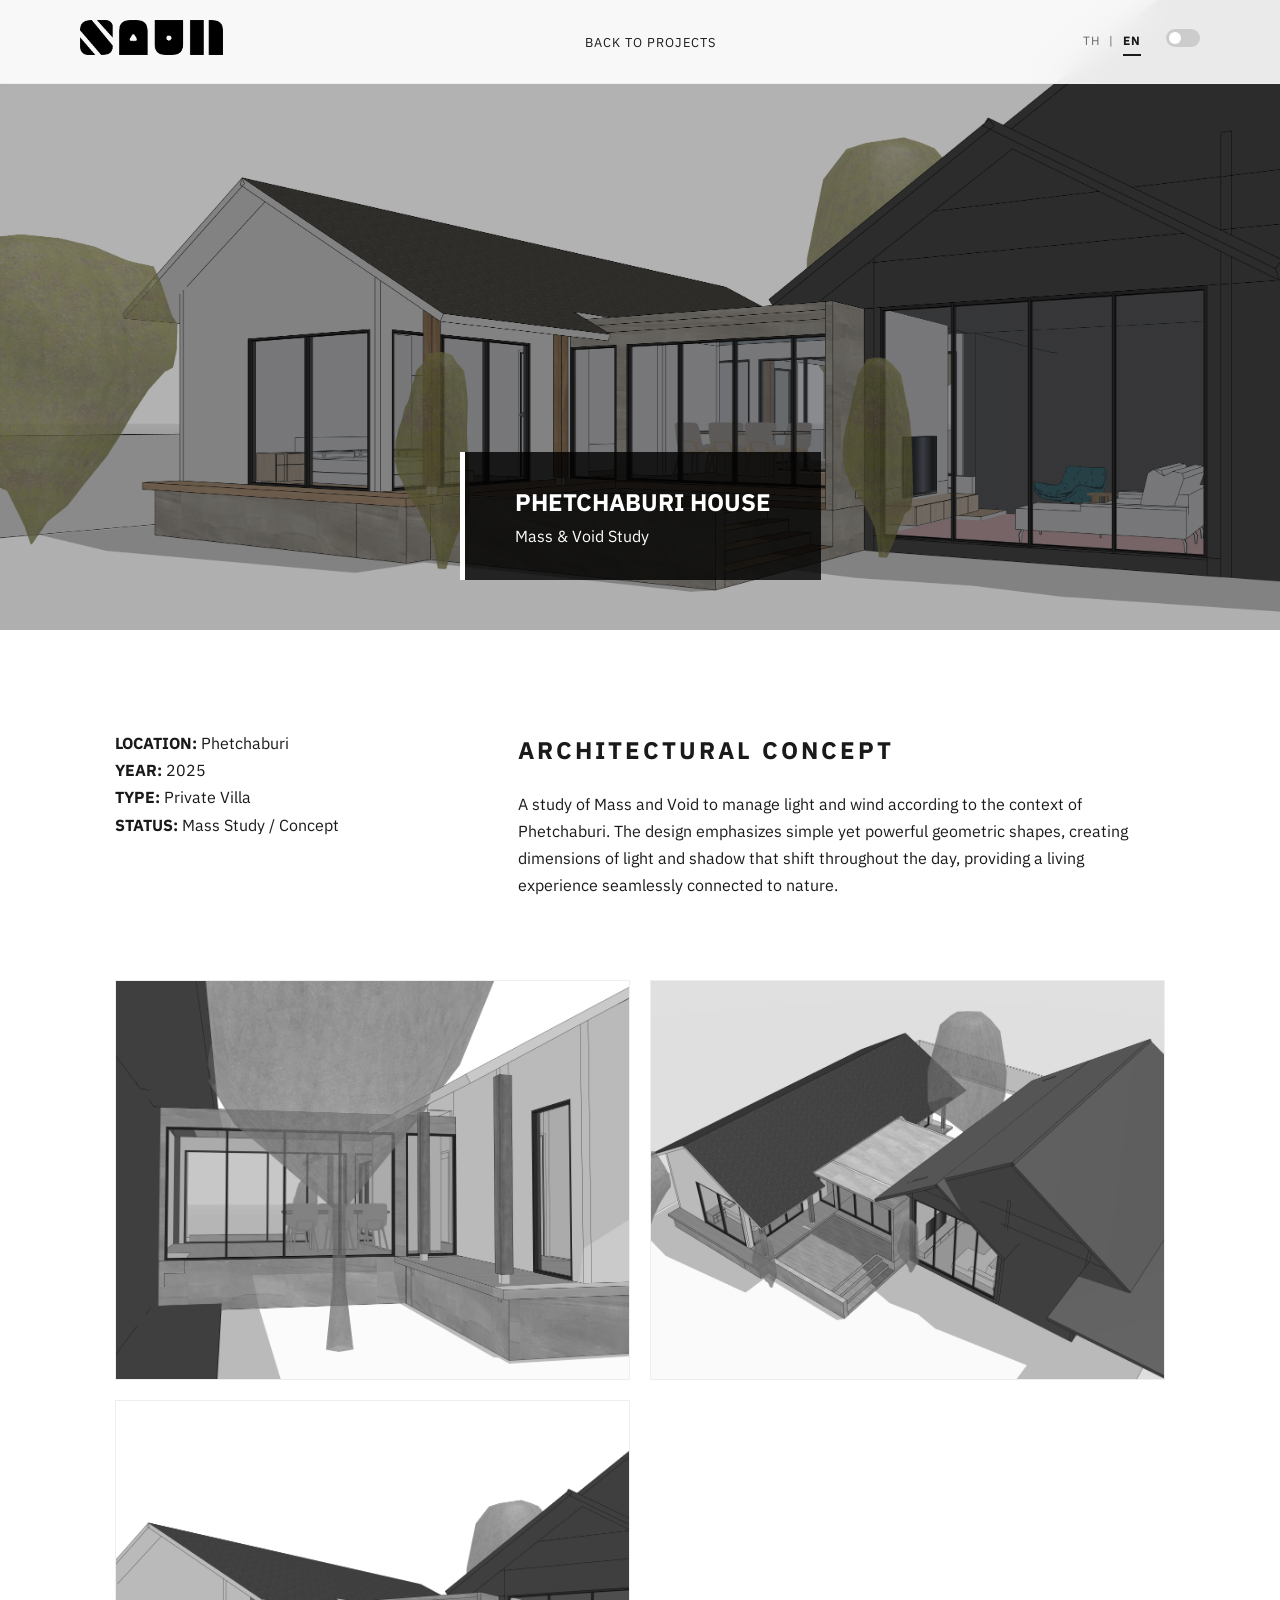
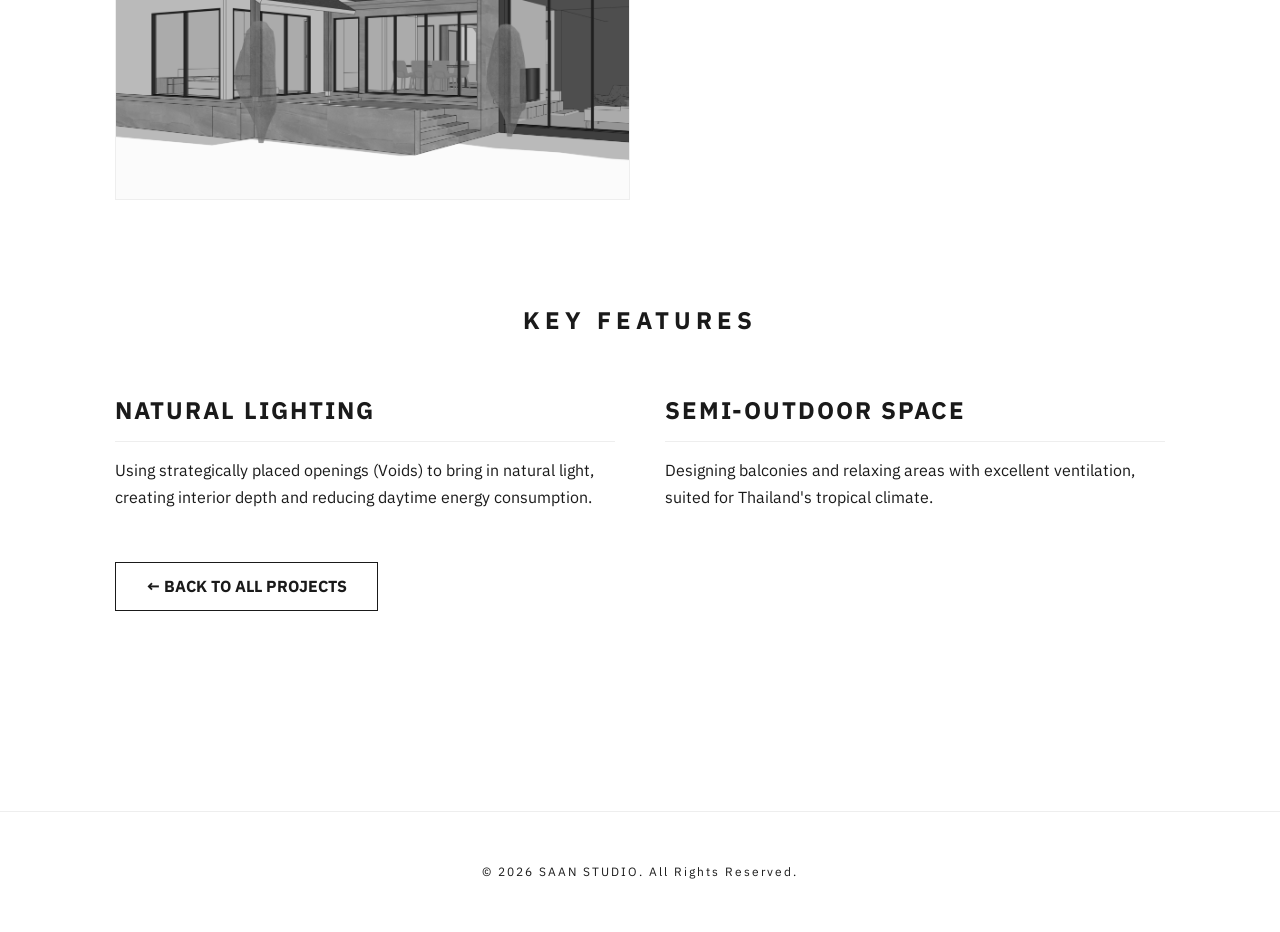
<file: project-04.html>
<!DOCTYPE html>
<html lang="th">
<head>
    <meta charset="UTF-8">
    <meta name="viewport" content="width=device-width, initial-scale=1.0">
    <title>Phetchaburi House | SAAN Studio</title>
    <link rel="stylesheet" href="style.css">
    <link rel="preconnect" href="https://fonts.googleapis.com">
    <link rel="preconnect" href="https://fonts.gstatic.com" crossorigin>
    <link href="https://fonts.googleapis.com/css2?family=Inter:wght@300;400;700&family=Anuphan:wght@300;400;600&display=swap" rel="stylesheet">
    <style>
        .project-detail-hero { background: linear-gradient(rgba(0,0,0,0.3), rgba(0,0,0,0.3)), url('images/project-04.jpg') center/cover no-repeat; }
    </style>
</head>
<body class="fade-in-body">
    <div class="page-transition-overlay"></div>
    <nav>
        <div class="logo">
            <a href="index.html">
                <img src="images/logo-black.png" alt="SAAN STUDIO" class="logo-light">
                <img src="images/logo-white.png" alt="SAAN STUDIO" class="logo-dark">
            </a>
        </div>
        <ul class="nav-links">
            <li><a href="index.html#projects" class="lang" data-th="กลับไปที่ผลงาน" data-en="Back to Projects">Back to Projects</a></li>
        </ul>
        <div class="nav-extra">
            <div class="lang-switch">
                <span id="btn-th" class="lang-btn">TH</span> | <span id="btn-en" class="lang-btn active">EN</span>
            </div>
            <div class="theme-switch-wrapper">
                <label class="theme-switch" for="checkbox">
                    <input type="checkbox" id="checkbox" />
                    <div class="slider round"></div>
                </label>
            </div>
        </div>
        <div class="burger">
            <div class="line1"></div>
            <div class="line2"></div>
            <div class="line3"></div>
        </div>
    </nav>

    <section class="project-detail-hero">
        <div class="container">
            <div class="project-header">
                <h1 class="lang" data-th="บ้านเพชรบุรี" data-en="PHETCHABURI HOUSE">PHETCHABURI HOUSE</h1>
                <p class="lang" data-th="การศึกษาความสัมพันธ์ระหว่างที่ว่างและมวล" data-en="Mass & Void Study">Mass & Void Study</p>
            </div>
        </div>
    </section>

    <section class="project-content">
        <div class="container">
            <div class="project-info-grid">
                <div class="project-meta">
                    <p><strong>LOCATION:</strong> Phetchaburi</p>
                    <p><strong>YEAR:</strong> 2025</p>
                    <p><strong>TYPE:</strong> Private Villa</p>
                    <p><strong>STATUS:</strong> Mass Study / Concept</p>
                </div>
                <div class="project-description">
                    <h2 class="lang" data-th="แนวคิดทางสถาปัตยกรรม" data-en="ARCHITECTURAL CONCEPT" style="margin-bottom: 20px; letter-spacing: 3px;">ARCHITECTURAL CONCEPT</h2>
                    <p class="lang" data-th="การศึกษา Mass และ Void เพื่อจัดการแสงและลมตามบริบทของพื้นที่ในจังหวัดเพชรบุรี งานออกแบบเน้นรูปทรงเรขาคณิตที่เรียบง่ายแต่ทรงพลัง สร้างมิติของแสงและเงาที่เปลี่ยนไปตามช่วงเวลาของวัน เพื่อสร้างประสบการณ์การอยู่อาศัยที่เชื่อมต่อกับธรรมชาติภายนอกอย่างลงตัว" data-en="A study of Mass and Void to manage light and wind according to the context of Phetchaburi. The design emphasizes simple yet powerful geometric shapes, creating dimensions of light and shadow that shift throughout the day, providing a living experience seamlessly connected to nature.">A study of Mass and Void to manage light and wind according to the context of Phetchaburi. The design emphasizes simple yet powerful geometric shapes, creating dimensions of light and shadow that shift throughout the day, providing a living experience seamlessly connected to nature.</p>
                </div>
            </div>
            
            <div class="project-gallery">
                <img src="images/project-04-1.jpg" alt="South Elevation">
                <img src="images/project-04-2.jpg" alt="Interior Sunlight Study">
                <img src="images/project-04.jpg" alt="Front View Perspective">
            </div>

            <div class="room-details">
                <h2 class="lang" data-th="จุดเด่นของโครงการ" data-en="KEY FEATURES" style="text-align: center; letter-spacing: 5px; margin-bottom: 50px;">KEY FEATURES</h2>
                <div class="room-grid">
                    <div class="room-card">
                        <h3 class="lang" data-th="การจัดการทิศทางแสง" data-en="NATURAL LIGHTING">NATURAL LIGHTING</h3>
                        <p class="lang" data-th="ใช้ช่องเปิด (Void) ในตำแหน่งที่เหมาะสมเพื่อดึงแสงธรรมชาติเข้ามาสร้างมิติภายในอาคาร ลดการใช้พลังงานไฟฟ้าในช่วงกลางวัน" data-en="Using strategically placed openings (Voids) to bring in natural light, creating interior depth and reducing daytime energy consumption.">Using strategically placed openings (Voids) to bring in natural light, creating interior depth and reducing daytime energy consumption.</p>
                    </div>
                    <div class="room-card">
                        <h3 class="lang" data-th="พื้นที่กึ่งภายนอก" data-en="SEMI-OUTDOOR SPACE">SEMI-OUTDOOR SPACE</h3>
                        <p class="lang" data-th="ออกแบบให้มีระเบียงและพื้นที่พักผ่อนที่เปิดรับลมได้ดี เหมาะกับสภาพอากาศเขตร้อนของเมืองไทย" data-en="Designing balconies and relaxing areas with excellent ventilation, suited for Thailand's tropical climate.">Designing balconies and relaxing areas with excellent ventilation, suited for Thailand's tropical climate.</p>
                    </div>
                </div>
            </div>

            <a href="index.html#projects" class="back-btn lang" data-th="← กลับไปที่ผลงานทั้งหมด" data-en="← BACK TO ALL PROJECTS">← BACK TO ALL PROJECTS</a>
        </div>
    </section>

    <footer style="text-align: center; padding: 50px 0; border-top: 1px solid var(--border-color); margin-top: 100px;">
        <p>&copy; 2026 SAAN STUDIO. All Rights Reserved.</p>
    </footer>

    <script src="script.js"></script>
</body>
</html>
</file>
<file: style.css>
/* 
    SAAN Studio - Design System 
    Philosophy: Minimalist, Symmetric, Mobile-First
    VERSION: 5.0 (Absolute Stabilization)
*/

:root {
    --bg-color: #ffffff;
    --text-color: #1a1a1a;
    --secondary-text: #666666;
    --section-bg-light: #f9f9f9;
    --border-color: #eeeeee;
    --nav-bg-rgba: rgba(255, 255, 255, 0.9);
    --accent-color: #000000;
    --transition-smooth: all 0.4s cubic-bezier(0.16, 1, 0.3, 1);
    --container-max: 1100px;
}

[data-theme="dark"] {
    --bg-color: #0a0a0a;
    --text-color: #f5f5f5;
    --secondary-text: #a0a0a0;
    --section-bg-light: #111111;
    --border-color: #222222;
    --nav-bg-rgba: rgba(10, 10, 10, 0.9);
    --accent-color: #ffffff;
}

/* Base Styles */
* {
    margin: 0;
    padding: 0;
    box-sizing: border-box;
    -webkit-tap-highlight-color: transparent;
}

body {
    font-family: 'Anuphan', 'Inter', sans-serif;
    line-height: 1.7;
    color: var(--text-color);
    background-color: var(--bg-color);
    overflow-x: hidden;
    transition: background-color 0.4s ease, color 0.4s ease;
}

.container {
    max-width: var(--container-max);
    margin: 0 auto;
    padding: 0 25px;
}

section { padding: 100px 0; }

.section-title {
    font-size: 2.2rem;
    font-weight: 700;
    text-align: center;
    letter-spacing: 8px;
    margin-bottom: 60px;
    text-transform: uppercase;
}

/* Navigation */
nav {
    display: flex;
    justify-content: space-between;
    align-items: center;
    padding: 15px 25px;
    background-color: var(--nav-bg-rgba);
    backdrop-filter: blur(15px);
    -webkit-backdrop-filter: blur(15px);
    position: fixed;
    width: 100%;
    top: 0;
    z-index: 1000;
    border-bottom: 1px solid var(--border-color);
    transition: var(--transition-smooth);
}

.logo img { height: 35px; width: auto; transition: var(--transition-smooth); }
.logo .logo-dark { display: none; }
[data-theme="dark"] .logo .logo-light { display: none; }
[data-theme="dark"] .logo .logo-dark { display: block; }

.nav-links { display: none; }
.nav-extra { display: flex; align-items: center; gap: 20px; }

/* Language Switcher */
.lang-switch {
    font-size: 0.75rem;
    font-weight: 400;
    letter-spacing: 1px;
    color: var(--secondary-text);
}

.lang-btn {
    cursor: pointer;
    transition: var(--transition-smooth);
    padding: 2px 5px;
    display: inline-block;
}

.lang-btn:hover {
    color: var(--text-color);
}

.lang-btn.active {
    color: var(--text-color);
    font-weight: 700;
    position: relative;
}

.lang-btn.active::after {
    content: '';
    position: absolute;
    bottom: -2px;
    left: 5px;
    right: 5px;
    height: 1.5px;
    background-color: var(--text-color);
}

/* Theme Switch UI */
.theme-switch { position: relative; display: inline-block; width: 34px; height: 18px; }
.theme-switch input { display: none; }
.slider { position: absolute; cursor: pointer; top: 0; left: 0; right: 0; bottom: 0; background-color: #ccc; transition: .4s; border-radius: 20px; }
.slider:before { position: absolute; content: ""; height: 12px; width: 12px; left: 3px; bottom: 3px; background-color: white; transition: .4s; border-radius: 50%; }
input:checked + .slider { background-color: var(--text-color); }
input:checked + .slider:before { transform: translateX(16px); }

/* Burger Icon */
.burger { display: block; cursor: pointer; z-index: 1001; }
.burger div { width: 22px; height: 2px; background-color: var(--text-color); margin: 4px; transition: var(--transition-smooth); }
.toggle .line1 { transform: rotate(-45deg) translate(-4px, 4px); }
.toggle .line2 { opacity: 0; }
.toggle .line3 { transform: rotate(45deg) translate(-4px, -4px); }

/* Hero Section & Slideshow */
.hero {
    position: relative;
    height: 100vh;
    display: flex;
    justify-content: center;
    align-items: center;
    text-align: center;
    background-color: #000;
    color: #fff;
    overflow: hidden;
}

.hero-slideshow { position: absolute; top: 0; left: 0; width: 100%; height: 100%; z-index: 1; }
.slide { position: absolute; top: 0; left: 0; width: 100%; height: 100%; background-size: cover; background-position: center; opacity: 0; transition: opacity 1.5s ease; filter: grayscale(100%) brightness(0.4); }
.slide.active { opacity: 1; }

.hero-content { position: relative; z-index: 2; width: 90%; max-width: 800px; }
.concept-logo-container { display: flex; justify-content: center; margin-bottom: 30px; }
.concept-logo { width: 150px; height: auto; display: block; }

.hero-content h1 { font-size: 2.5rem; font-weight: 700; letter-spacing: 8px; margin-bottom: 25px; line-height: 1.2; text-transform: uppercase; }
.hero-content p { font-size: 1.1rem; font-weight: 300; margin-bottom: 40px; opacity: 0.9; letter-spacing: 1px; }

.btn-primary {
    display: inline-block;
    padding: 15px 40px;
    background-color: #fff;
    color: #000;
    text-decoration: none;
    font-size: 0.8rem;
    font-weight: 700;
    letter-spacing: 3px;
    transition: var(--transition-smooth);
    border: 1px solid #fff;
    text-transform: uppercase;
}
.btn-primary:hover { background: transparent; color: #fff; }

/* Project Filter Buttons - DEFINITIVE FIX */
.filter-buttons {
    display: flex;
    justify-content: center;
    flex-wrap: wrap;
    gap: 15px;
    margin-bottom: 50px;
}

.filter-btn {
    background: transparent;
    border: 1px solid var(--border-color);
    padding: 10px 25px;
    cursor: pointer;
    font-family: inherit;
    font-size: 0.75rem;
    letter-spacing: 2px;
    text-transform: uppercase;
    color: var(--text-color);
    transition: var(--transition-smooth);
    appearance: none;
    -webkit-appearance: none;
}

.filter-btn.active {
    background-color: var(--text-color);
    color: var(--bg-color);
    border-color: var(--text-color);
}

.filter-btn:hover:not(.active) {
    border-color: var(--text-color);
}

/* Projects Grid */
.projects-grid { display: grid; grid-template-columns: 1fr; gap: 30px; }
.project-card { position: relative; overflow: hidden; height: 400px; border: 1px solid var(--border-color); }
.project-card img { width: 100%; height: 100%; object-fit: cover; filter: grayscale(100%); transition: var(--transition-smooth); }
.project-card:hover img { filter: grayscale(0%); transform: scale(1.05); }
.project-info { position: absolute; bottom: 0; left: 0; width: 100%; padding: 30px; background: linear-gradient(transparent, rgba(0,0,0,0.9)); color: #fff; }

/* Contact Section - DEFINITIVE FIX */
.contact-content { display: grid; grid-template-columns: 1fr; gap: 60px; }

.contact-form input, .contact-form textarea {
    width: 100%;
    padding: 18px;
    margin-bottom: 20px;
    border: 1px solid var(--border-color);
    background: transparent;
    color: var(--text-color);
    font-family: inherit;
    outline: none;
    transition: border-color 0.3s;
    appearance: none;
    border-radius: 0;
}

.contact-form input:focus, .contact-form textarea:focus {
    border-color: var(--text-color);
}

.btn-dark {
    width: 100%;
    padding: 18px;
    background-color: var(--text-color);
    color: var(--bg-color);
    border: none;
    font-weight: 700;
    letter-spacing: 3px;
    cursor: pointer;
    text-transform: uppercase;
    transition: var(--transition-smooth);
}

.socials { display: flex; gap: 25px; margin-top: 30px; justify-content: center; }
.socials a { color: var(--text-color) !important; text-decoration: none; opacity: 0.7; transition: 0.3s; }
.socials a:hover { opacity: 1; transform: translateY(-3px); }
.socials svg { fill: currentColor; }

/* Scroll Top Button - DEFINITIVE FIX */
#scrollTop {
    display: none;
    position: fixed;
    bottom: 30px;
    right: 30px;
    z-index: 99;
    border: 1px solid var(--text-color);
    background-color: var(--bg-color);
    color: var(--text-color);
    width: 45px;
    height: 45px;
    line-height: 43px;
    text-align: center;
    cursor: pointer;
    transition: var(--transition-smooth);
    font-size: 18px;
}
#scrollTop:hover { background-color: var(--text-color); color: var(--bg-color); transform: translateY(-5px); }

/* About & Other Sections */
.about-grid { display: grid; grid-template-columns: 1fr; gap: 50px; align-items: center; }
.about-text { text-align: center; font-weight: 300; }
.about-image { width: 100%; height: 400px; overflow: hidden; border: 1px solid var(--border-color); }
.about-image img { width: 100%; height: 100%; object-fit: cover; filter: grayscale(100%); transition: var(--transition-smooth); }

.process-steps { display: flex; flex-direction: column; gap: 30px; }
.step { text-align: center; padding: 40px; border: 1px solid var(--border-color); }
.step-num { font-size: 3rem; font-weight: 700; color: var(--border-color); margin-bottom: 15px; display: block; }

.team-grid { display: flex; flex-direction: column; align-items: center; gap: 60px; }
.team-member { text-align: center; }
.team-member img { width: 220px; height: 220px; border-radius: 50%; object-fit: cover; filter: grayscale(100%); margin-bottom: 25px; border: 1px solid var(--border-color); }

/* Footer & Transitions */
footer { padding: 60px 0; text-align: center; font-size: 0.75rem; border-top: 1px solid var(--border-color); letter-spacing: 2px; }
.page-transition-overlay { position: fixed; top: 0; left: 0; width: 100%; height: 100%; background-color: var(--bg-color); z-index: 9999; pointer-events: none; opacity: 0; transition: opacity 0.5s ease; }
.fade-out { opacity: 1; pointer-events: all; }
.fade-in-body { animation: fadeIn 0.8s ease forwards; }
@keyframes fadeIn { from { opacity: 0; } to { opacity: 1; } }

/* Responsive Enhancements */
@media (min-width: 992px) {
    .section-title { font-size: 2.8rem; letter-spacing: 12px; }
    nav { padding: 20px 80px; }
    .nav-links { display: flex; list-style: none; gap: 30px; }
    .nav-links a { text-decoration: none; color: var(--text-color); font-size: 0.8rem; letter-spacing: 1px; text-transform: uppercase; }
    .burger { display: none; }
    .hero-content h1 { font-size: 4.5rem; letter-spacing: 18px; }
    .about-grid { grid-template-columns: 1fr 1fr; gap: 100px; }
    .about-text { text-align: left; }
    .process-steps { flex-direction: row; }
    .step { flex: 1; }
    .projects-grid { grid-template-columns: repeat(3, 1fr); gap: 40px; }
    .project-card { height: 500px; }
    .team-grid { flex-direction: row; justify-content: center; gap: 120px; }
    .contact-content { grid-template-columns: 1fr 1.5fr; gap: 100px; }
    .socials { justify-content: flex-start; }
}

@media (max-width: 991px) {
    .nav-links {
        position: fixed;
        top: 0;
        right: 0;
        height: 100vh;
        width: 55%; /* Reduced for more compact mobile tab */
        background-color: var(--nav-bg-rgba);
        backdrop-filter: blur(25px);
        -webkit-backdrop-filter: blur(25px);
        display: flex;
        flex-direction: column;
        justify-content: center;
        align-items: flex-start;
        padding-left: 40px;
        gap: 0; /* Use padding on links for touch areas */
        transform: translateX(100%);
        transition: transform 0.5s cubic-bezier(0.16, 1, 0.3, 1);
        z-index: 1000;
        border-left: 1px solid var(--border-color);
        box-shadow: -20px 0 50px rgba(0,0,0,0.05);
    }
    
    .nav-links li {
        width: 100%;
        border-bottom: 1px solid rgba(0,0,0,0.03); /* Subtle dividers */
        list-style: none;
        margin: 0 !important;
    }
    
    [data-theme="dark"] .nav-links li {
        border-bottom: 1px solid rgba(255,255,255,0.03);
    }

    .nav-links a {
        font-family: 'Anuphan', sans-serif !important; /* Force modern font */
        font-size: 0.9rem; /* Perfectly scaled for mobile */
        text-decoration: none;
        color: var(--text-color);
        font-weight: 500;
        letter-spacing: 2px;
        text-transform: uppercase;
        display: block;
        padding: 20px 0; /* Comfortable touch area */
        transition: 0.3s;
    }
    
    .nav-links a:hover {
        padding-left: 10px;
        color: var(--secondary-text);
    }

    .nav-active { transform: translateX(0%) !important; }
}

/* Lightbox Modal */
.lightbox-modal {
    display: none;
    position: fixed;
    z-index: 3000;
    top: 0;
    left: 0;
    width: 100%;
    height: 100%;
    background-color: rgba(0, 0, 0, 0.95);
    backdrop-filter: blur(10px);
    cursor: zoom-out;
    opacity: 0;
    transition: opacity 0.4s ease;
}

.lightbox-modal.active {
    display: flex;
    justify-content: center;
    align-items: center;
    opacity: 1;
}

.lightbox-content {
    max-width: 90%;
    max-height: 85vh;
    object-fit: contain;
    transform: scale(0.9);
    transition: transform 0.4s cubic-bezier(0.165, 0.84, 0.44, 1);
    border: 1px solid rgba(255, 255, 255, 0.1);
    box-shadow: 0 25px 50px -12px rgba(0, 0, 0, 0.5);
}

.lightbox-modal.active .lightbox-content {
    transform: scale(1);
}

.lightbox-close {
    position: absolute;
    top: 30px;
    right: 40px;
    color: #fff;
    font-size: 40px;
    font-weight: 300;
    cursor: pointer;
    transition: 0.3s;
    line-height: 1;
    z-index: 3001;
}

.lightbox-close:hover {
    color: #ccc;
    transform: rotate(90deg);
}

.lightbox-caption {
    position: absolute;
    bottom: 30px;
    left: 0;
    width: 100%;
    text-align: center;
    color: #fff;
    font-family: 'Inter', sans-serif;
    font-weight: 300;
    letter-spacing: 2px;
    font-size: 0.9rem;
    padding: 0 20px;
}

/* Common Project Detail Styles */
.project-detail-hero { 
    height: 70vh; 
    display: flex; 
    align-items: flex-end; 
    padding-bottom: 50px; 
}

.project-header { 
    background: rgba(0,0,0,0.8); 
    color: white; 
    padding: 30px 50px; 
    border-left: 5px solid white; 
}

.project-content { padding: 100px 0; }

.project-info-grid { 
    display: grid; 
    grid-template-columns: 1fr; 
    gap: 40px; 
    margin-bottom: 80px; 
}

.project-gallery { 
    display: grid; 
    grid-template-columns: repeat(auto-fit, minmax(350px, 1fr)); 
    gap: 20px; 
}

.project-gallery img { 
    width: 100%; 
    height: 400px; 
    object-fit: cover; 
    filter: grayscale(100%); 
    transition: 0.5s; 
    border: 1px solid var(--border-color); 
    cursor: zoom-in;
}

.project-gallery img:hover { 
    filter: grayscale(0%); 
    transform: scale(1.02); 
}

.room-details { margin-top: 100px; }

.room-grid { 
    display: grid; 
    grid-template-columns: repeat(auto-fit, minmax(300px, 1fr)); 
    gap: 50px; 
    margin-top: 50px; 
}

.room-card h3 { 
    font-size: 1.5rem; 
    margin-bottom: 15px; 
    letter-spacing: 2px; 
    border-bottom: 1px solid var(--border-color); 
    padding-bottom: 10px; 
}

.back-btn { 
    display: inline-block; 
    margin-top: 50px; 
    text-decoration: none; 
    color: var(--text-color); 
    font-weight: 700; 
    border: 1px solid var(--text-color); 
    padding: 10px 30px; 
    transition: 0.3s; 
}

.back-btn:hover { 
    background: var(--text-color); 
    color: var(--bg-color); 
}

@media (min-width: 992px) {
    .project-info-grid { grid-template-columns: 1fr 2fr; gap: 80px; }
}

[data-theme='dark'] .project-header {
    background: rgba(255, 255, 255, 0.9);
    color: black;
    border-left: 5px solid black;
}

footer {
    text-align: center;
    padding: 50px 0;
    border-top: 1px solid var(--border-color);
    margin-top: 100px;
}
</file>
